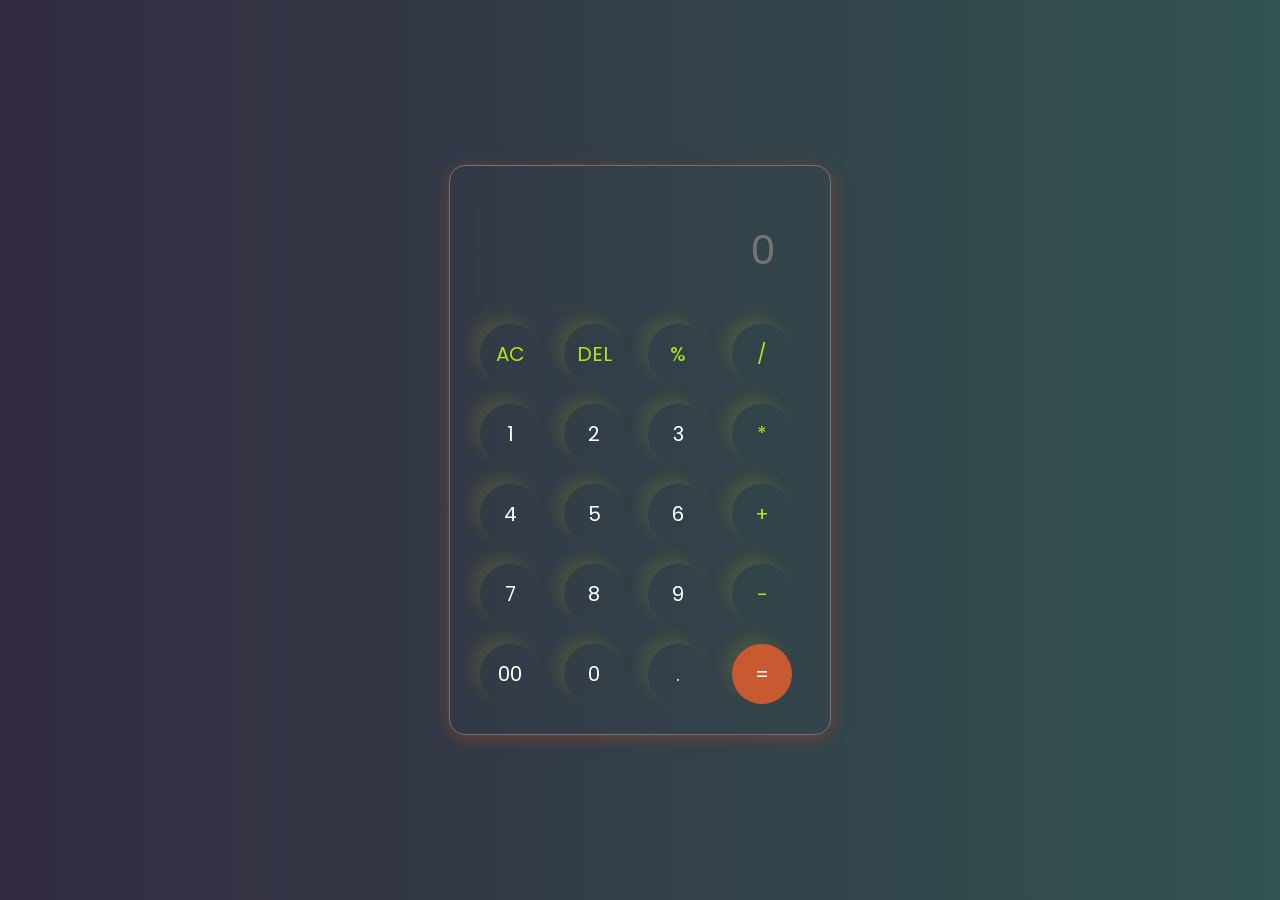
<file: index.html>
<!DOCTYPE html>
<html lang="en">
<head>
    <meta charset="UTF-8">
    <meta name="viewport" content="width=device-width, initial-scale=1.0">
    <title>Document</title>
    <link rel="stylesheet" href="index.css">
</head>
<body>
    <div id="calculator">
        <input type="text" placeholder ="0" id="display">

        <div>
            <button class="button fd">AC</button>
            <button class="button fd">DEL</button>
            <button class="button fd">%</button>
            <button class="button fd">/</button>
        </div>
        <div>
            <button class="button">1</button>
            <button class="button">2</button>
            <button class="button">3</button>
            <button class="button fd">*</button>
        </div>
        <div>
            <button class="button">4</button>
            <button class="button">5</button>
            <button class="button" >6</button>
            <button class="button fd" >+</button>
        </div>
        <div>
            <button class="button" >7</button>
            <button class="button" >8</button>
            <button class="button" >9</button>
            <button class="button  fd" >-</button>
        </div>
        <div>
            <button class="button" >00</button>
            <button class="button" >0</button>
            <button class="button" >.</button>
            <button class="button" id="equal">=</button>
            
        </div>
    </div>
    <script src="index.js"></script>
</body>
</html>
</file>
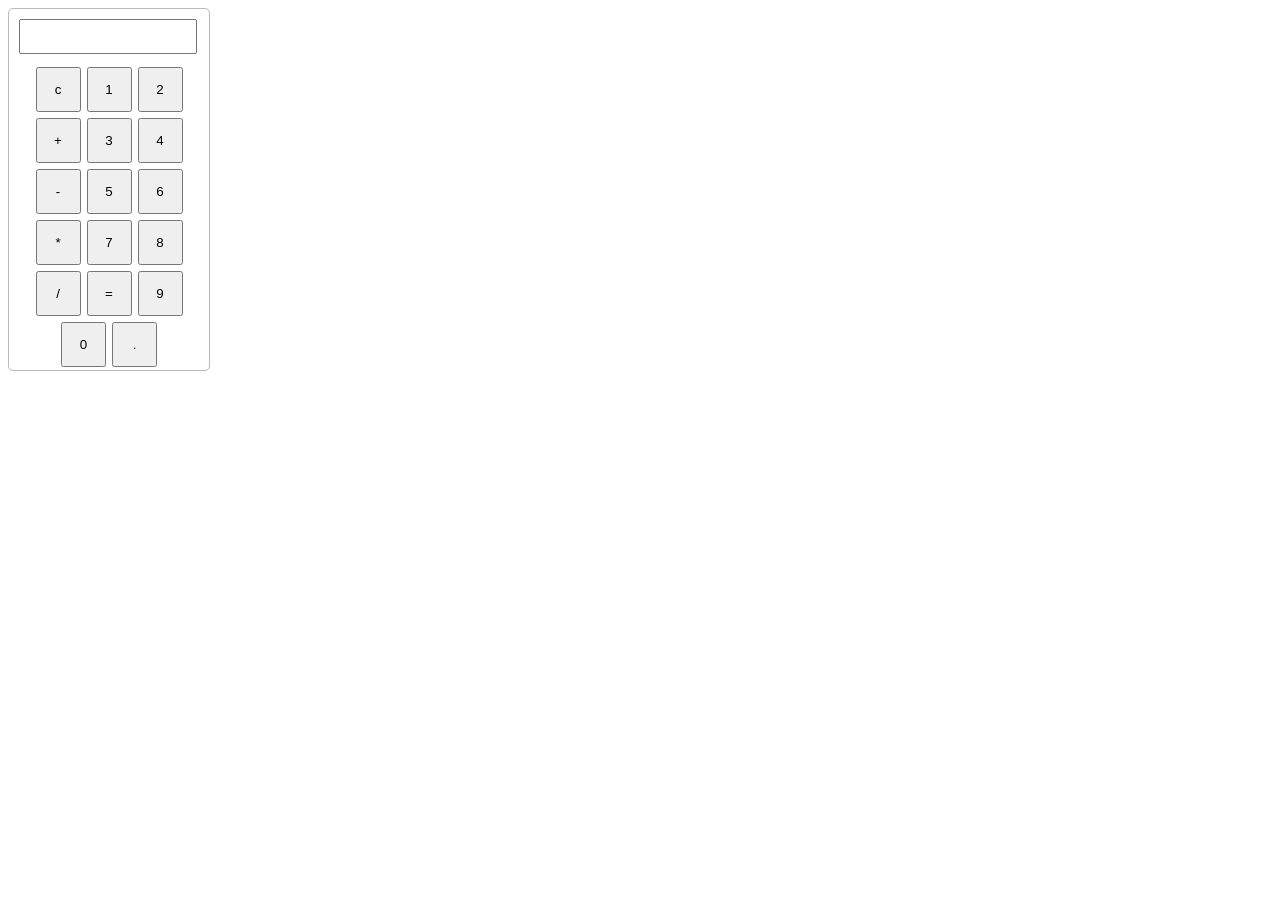
<file: project/index.html>
<!DOCTYPE html>
<html lang="en">
<head>
  <meta charset="UTF-8">
  <meta name="viewport" content="width=device-width, initial-scale=1.0">
  <title>kr calculator</title>
  <link rel="stylesheet" href="index.css">
</head>
<body>
  <div id="calculator">
<input type="text" id="display" readonly>
<div class="button-cont">
  <button class="button"onclick="currentDisplay = ''; document.querySelector('#display').value = currentDisplay;">c</button>

  <button class="button" onclick="currentDisplay = currentDisplay + '1';document.querySelector('#display').value = currentDisplay;">1</button>

  <button class="button" onclick="currentDisplay = currentDisplay + '2'; document.querySelector('#display').value = currentDisplay;">2</button>

  <button class="button"onclick="currentDisplay = currentDisplay + '+'; document.querySelector('#display').value = currentDisplay;">+</button>

  <button class="button"onclick="currentDisplay = currentDisplay + '3'; document.querySelector('#display').value = currentDisplay;">3</button>

  <button class="button"onclick="currentDisplay = currentDisplay + '4'; document.querySelector('#display').value = currentDisplay;">4</button>

  <button class="button"onclick="currentDisplay = currentDisplay + '-'; document.querySelector('#display').value = currentDisplay;"> - </button>

  <button class="button"onclick="currentDisplay = currentDisplay + '5'; document.querySelector('#display').value = currentDisplay;">5</button>

  <button class="button"onclick="currentDisplay = currentDisplay + '6'; document.querySelector('#display').value = currentDisplay;">6</button>

  <button class="button"onclick="currentDisplay = currentDisplay + '*'; document.querySelector('#display').value = currentDisplay;">*</button>

  <button class="button"onclick="currentDisplay = currentDisplay + '7'; document.querySelector('#display').value = currentDisplay;">7</button>

  <button class="button"onclick="currentDisplay = currentDisplay + '8'; document.querySelector('#display').value = currentDisplay;">8</button>

  <button class="button"onclick="currentDisplay = currentDisplay + '/'; document.querySelector('#display').value = currentDisplay;">/</button>

  <button class="button"onclick="
  
  currentDisplay =  eval(currentDisplay); document.querySelector('#display').value = currentDisplay;"> = </button>

  <button class="button"onclick="currentDisplay = currentDisplay + '9'; document.querySelector('#display').value = currentDisplay;">9</button>

  <button class="button"onclick="currentDisplay = currentDisplay + '0'; document.querySelector('#display').value = currentDisplay;">0</button>

  <button class="button"onclick="currentDisplay = currentDisplay + '.'; document.querySelector('#display').value = currentDisplay;">.</button>

</div>
  </div>

  <script src="index.js"></script>
</body>
</html>
</file>
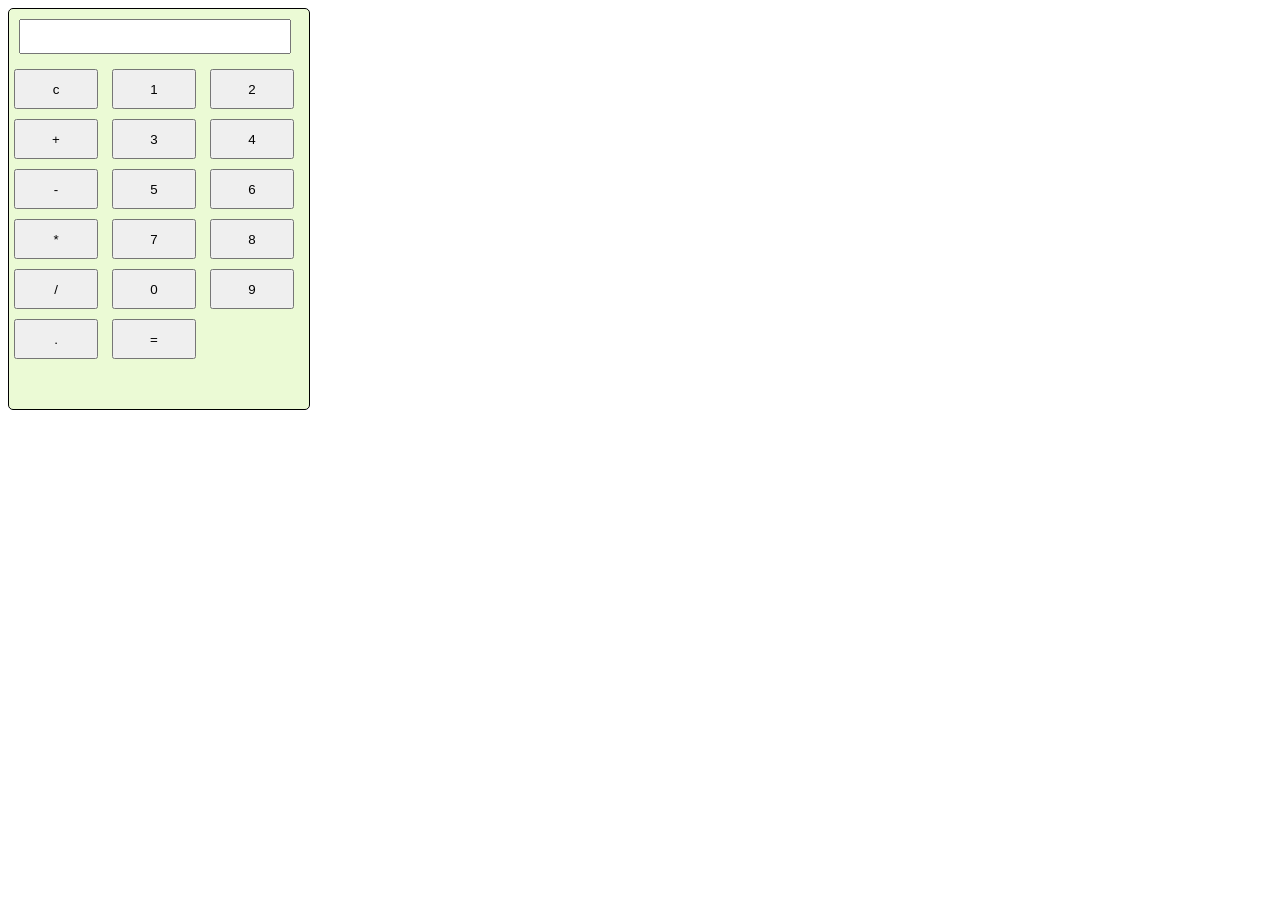
<file: revision/index.html>
<!DOCTYPE html>
<html lang="en">
<head>
    <meta charset="UTF-8">
    <meta name="viewport" content="width=device-width, initial-scale=1.0">
    <title>Document</title>
    <link rel="stylesheet" href="index.css">
</head>
<body>
    <div id="calculator">
        <input type="text" id="display">
        <div id="button-count">
            <button class="button" onclick="displayCount = '';document.querySelector('#display').value = displayCount;">c</button>
            <button class="button" onclick="displayCount += '1'; document.querySelector('#display').value = displayCount;">1</button>
            <button class="button" onclick="displayCount += '2'; document.querySelector('#display').value = displayCount;">2</button>
            <button class="button" onclick="displayCount += '+'; document.querySelector('#display').value = displayCount;">+</button>
            <button class="button" onclick="displayCount += '3'; document.querySelector('#display').value = displayCount;">3</button>
            <button class="button" onclick="displayCount += '4'; document.querySelector('#display').value = displayCount;">4</button>
            <button class="button" onclick="displayCount += '-'; document.querySelector('#display').value = displayCount;">-</button>
            <button class="button" onclick="displayCount += '5'; document.querySelector('#display').value = displayCount;">5</button>
            <button class="button" onclick="displayCount += '6'; document.querySelector('#display').value = displayCount;">6</button>
            <button class="button" onclick="displayCount += '*'; document.querySelector('#display').value = displayCount;">*</button>
            <button class="button" onclick="displayCount += '7'; document.querySelector('#display').value = displayCount;">7</button>
            <button class="button" onclick="displayCount += '8'; document.querySelector('#display').value = displayCount;">8</button>
            <button class="button" onclick="displayCount += '/'; document.querySelector('#display').value = displayCount;">/</button>
            <button class="button" onclick="displayCount += '0'; document.querySelector('#display').value = displayCount;">0</button>
            <button class="button" onclick="displayCount += '9'; document.querySelector('#display').value = displayCount;">9</button>
            <button class="button" onclick="displayCount += '.'; document.querySelector('#display').value = displayCount;">.</button>
            <button class="button" onclick="displayCount =  eval(displayCount); document.querySelector('#display').value = displayCount;">=</button>
            
        </div>
    </div>
    <script src="index.js"></script>
</body>
</html>
</file>
<file: index.css>
@import url('https://fonts.googleapis.com/css2?family=Poppins:ital,wght@0,100;0,200;0,300;0,400;0,500;0,600;0,700;0,800;0,900;1,100;1,200;1,300;1,400;1,500;1,600;1,700;1,800;1,900&display=swap');
*{
    margin: 0;
    padding: 0;
    box-sizing: border-box;
    font-family: 'Poppins', sans-serif ;
}

body{
    width: 100vw;
    height: 100vh;
    display: flex;
    justify-content: center;
    align-items: center;
    background: linear-gradient(90deg, #332b41, #325350);
}
#calculator{
    border: 1px solid #717377;
    padding: 20px;
    box-shadow: 0px 3px 15px rgba(117, 66, 53, 0.9);
    background-color: transparent;
    border-radius: 16px;
}

#display{
    margin: 10px;
    width: 320px;
    border: none;
    padding: 24px;
    background: transparent;
    box-shadow: 0px 3px 15px rgba(85, 81, 81, 0.1);
    font-size: 40px;
    text-align: right;
    color: #ffffff;
}


.button{
    margin: 10px;
    width: 60px;
    height: 60px ;
    border: none;
    border-radius: 50%;
    background: transparent;
    color: #fff;
    font-size: 20px;
    box-shadow: -8px -8px 15px rgba(248, 244, 3, 0.1)
}

.button:hover{
    color: rgb(161, 50, 50);
    box-shadow: -8px -8px 15px rgba(117, 228, 14, 0.1);
}

.fd{
    color: rgb(173, 230, 17);
}

.fd:hover{
    color: white;
    background-color: rgb(218, 146, 15);
}

#equal{
    background-color: rgb(201, 89, 49);

}

#equal:hover{
    color: white;
}
</file>
<file: project/index.css>
#calculator{
  border: 1px solid rgb(185, 185, 185);
  border-radius: 5px;
  width: 200px;
}

#display{
  margin: 10px;
  width: 85%;
  font-size: 25px;
}

.button{
  width: 45px;
  height: 45px;
  margin: 3px;
}

.button-cont{
  display: flex;
  justify-content: center;
  flex-wrap: wrap;
}
</file>
<file: revision/index.css>
#calculator{
    border: 1px solid black;
    height: 400px;
    width: 300px;
    background-color: rgb(235, 250, 213);
    border-radius: 5px;
}

#display{
    margin: 10px;
    width: 88%;
    font-size: 25px;
}

#button-cont{
   display: flex;
   flex-wrap: wrap;
   justify-content: center;
}
.button{
    margin: 5px;
    width: 28%;
    height: 40px ;
}
</file>
